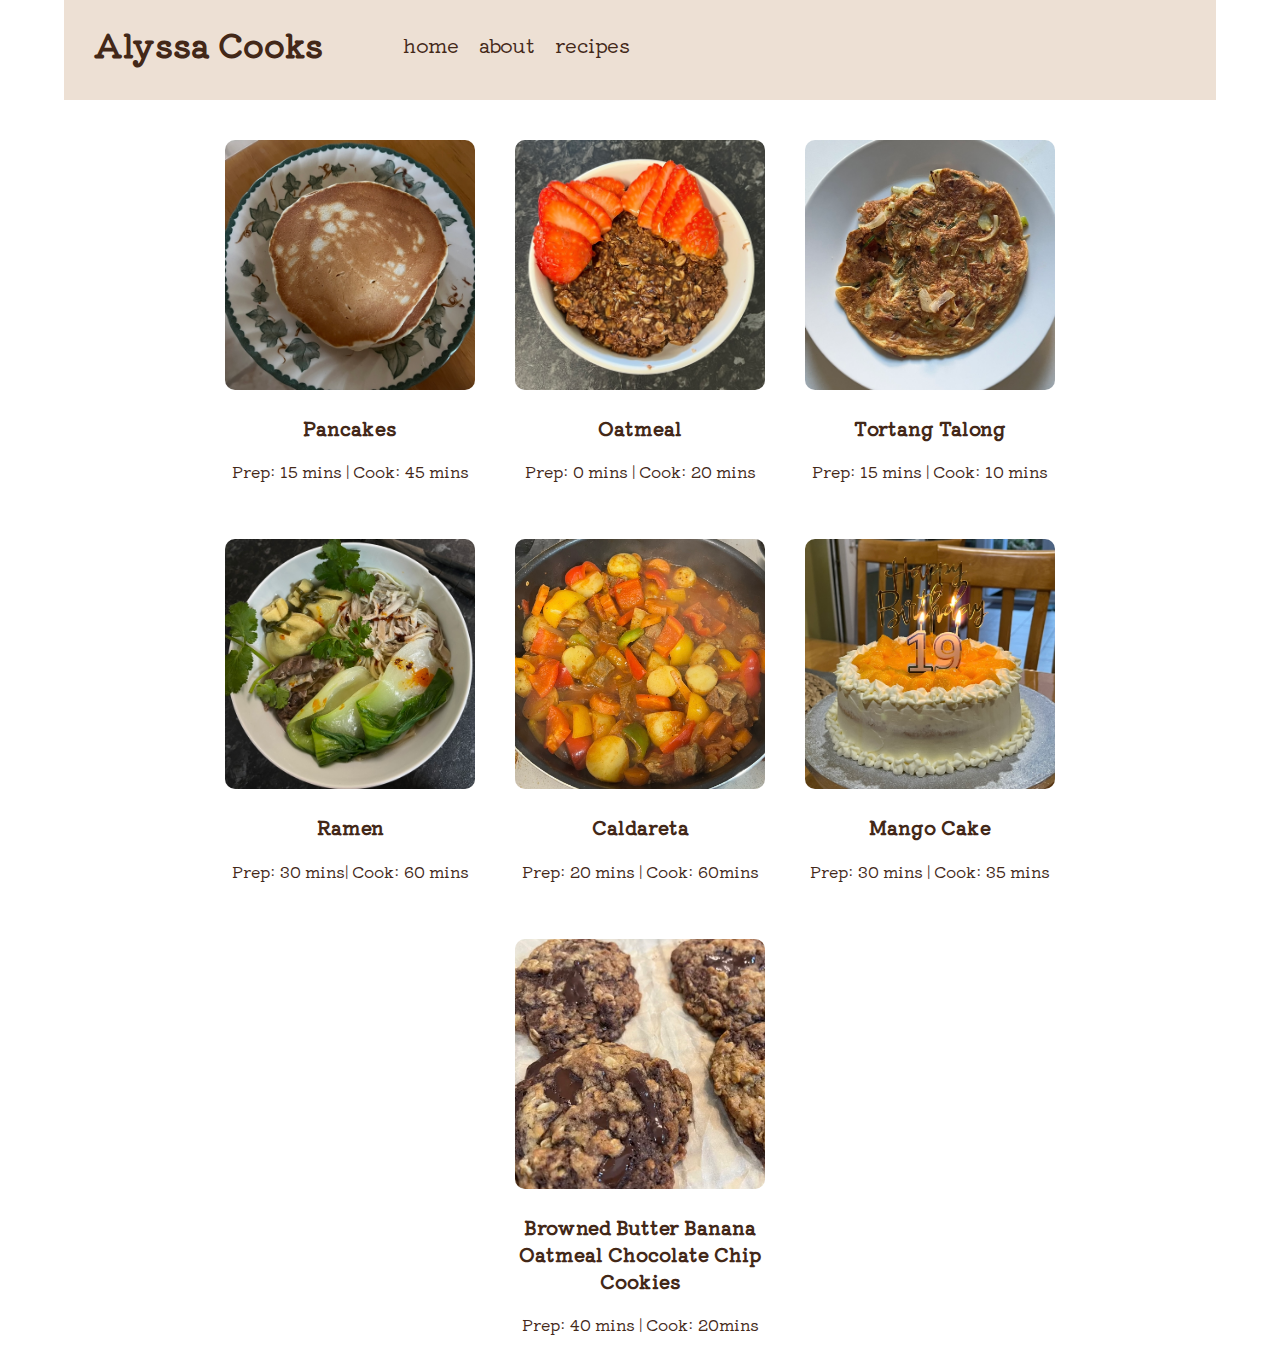
<file: index.html>
<!DOCTYPE html>
<html lang="en">
    <head>
        <meta charset="UTF-8"/>
        <meta name="viewport" content="width=device-width, initial-scale=1.0"/>
        <title>Alyssa's Recipes</title>
        <link rel="stylesheet" href="styles.css">

        <!-- for font -->
        <link rel="preconnect" href="https://fonts.googleapis.com">
        <link rel="preconnect" href="https://fonts.gstatic.com" crossorigin>
        <link href="https://fonts.googleapis.com/css2?family=Kiwi+Maru&display=swap" rel="stylesheet">
    </head>
    <body>
        <header>
            <div class="logo">
                <a href="index.html">
                    <h1>Alyssa Cooks</h1>
                </a>
            </div>
            <nav class="nav-container">
                <ul class="nav-links">
                    <li><a href="index.html" class="nav-link">home</a></li>
                    <li><a href="#" class="nav-link">about</a></li>
                    <li><a href="#" class="nav-link">recipes</a></li>
                    <!-- <li><a href="#" class="nav-link">contact</a></li> -->
                </ul>
            </nav>
        </header>

        <main>
            <section class="recipes-list">
                <div class="recipe">
                    <a href="#">
                        <img src="./assets/pancake.jpg" alt="A stack of pancakes on a plate."/>
                        <h3>Pancakes</h3>
                        <p>Prep: 15 mins | Cook: 45 mins </p>
                    </a>
                </div>
                <div class="recipe">
                    <a href="#">
                        <img src="./assets/oatmeal.jpg" alt="A bowl of chocolate oatmeal topped with a crown of sliced strawberries."/>
                        <h3>Oatmeal</h3>
                        <p>Prep: 0 mins | Cook: 20 mins </p>
                    </a>
                </div>
                <div class="recipe">
                    <a href="#">
                        <img src="./assets/tortang_talong.jpg" alt="A Filipino aubergine omelette on a white plate."/>
                        <h3>Tortang Talong</h3>
                        <p>Prep: 15 mins | Cook: 10 mins </p>
                    </a>
                </div>
                <div class="recipe">
                    <a href="#">
                        <img src="./assets/ramen.jpg" alt="A bowl of ramen with lots of colourful toppings."/>
                        <h3>Ramen</h3>
                        <p>Prep: 30 mins| Cook: 60 mins </p>
                    </a>
                </div>
                <div class="recipe">
                    <a href="#">
                        <img src="./assets/caldareta.jpg" alt="A colourful Filipino beef stew with potatoes, carrots, and red and green peppers."/>
                        <h3>Caldareta</h3>
                        <p>Prep: 20 mins | Cook: 60mins </p>
                    </a>
                </div>
                <div class="recipe">
                    <a href="#">
                        <img src="./assets/mango_cake.jpg" alt="A white cake topped with mango purée, a gold sign saying happy birthday, and lit candles spelling 19."/>
                        <h3>Mango Cake</h3>
                        <p>Prep: 30 mins | Cook: 35 mins </p>
                    </a>
                </div>
                <div class="recipe">
                    <a href="#">
                        <img src="./assets/bco_cookies_1.jpg" alt="Four banana oatmeal chocolate chip cookies on a tray."/>
                        <h3>Browned Butter Banana Oatmeal Chocolate Chip Cookies</h3>
                        <p>Prep: 40 mins | Cook: 20mins </p>
                    </a>
                </div>
            </section>
        </main>

        <script src="script.js"></script>
    </body>
</html>
</file>
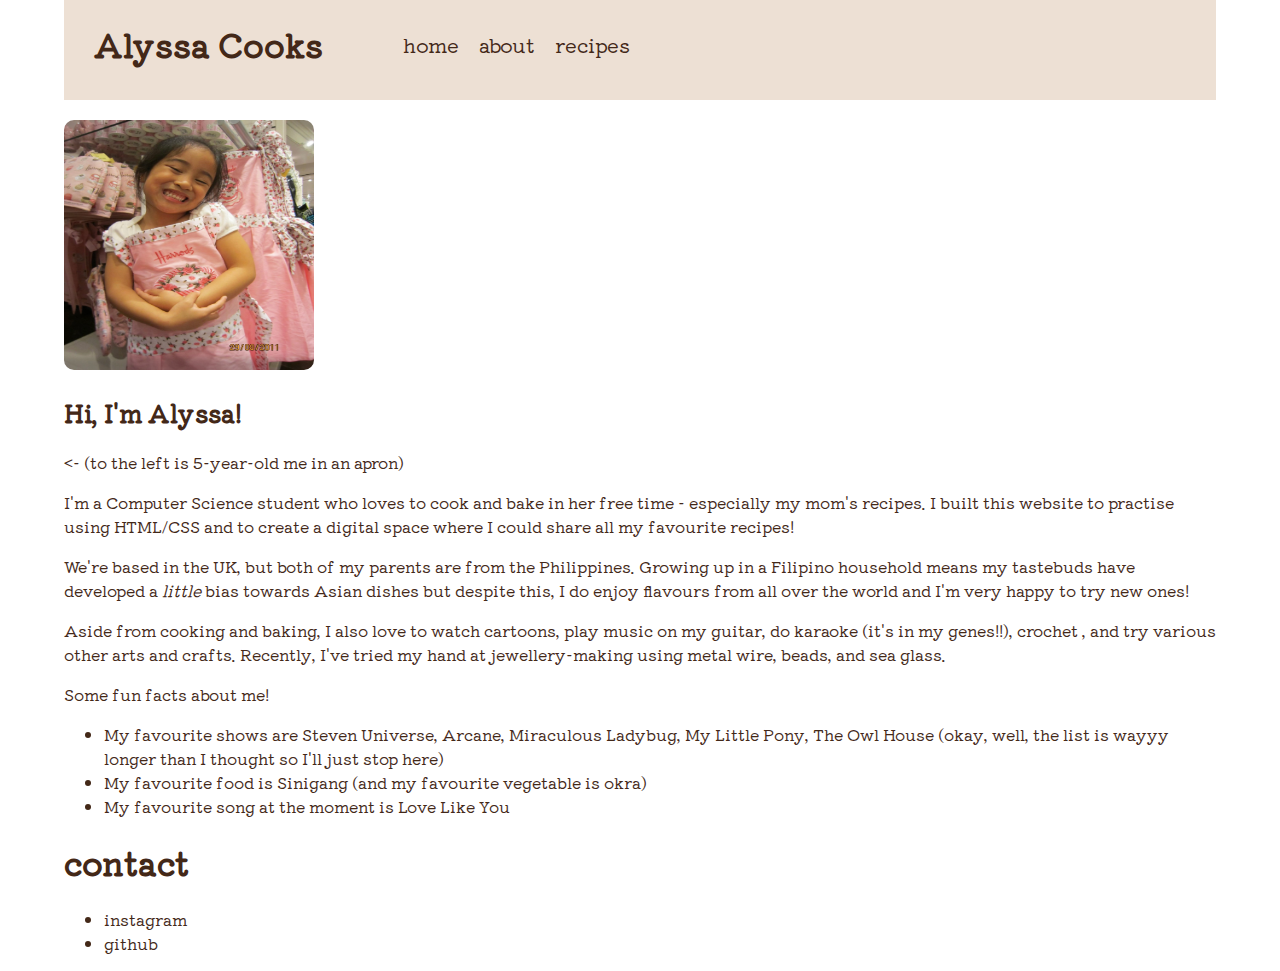
<file: about.html>
<!DOCTYPE html>
<html lang="en">
    <head>
        <meta charset="UTF-8"/>
        <meta name="viewport" content="width=device-width, initial-scale=1.0"/>
        <title>Alyssa's Recipes</title>
        <link rel="stylesheet" href="styles.css">

        <!-- for font -->
        <link rel="preconnect" href="https://fonts.googleapis.com">
        <link rel="preconnect" href="https://fonts.gstatic.com" crossorigin>
        <link href="https://fonts.googleapis.com/css2?family=Kiwi+Maru&display=swap" rel="stylesheet">
    </head>
    <body>
        <header>
            <div class="logo">
                <a href="index.html">
                    <h1>Alyssa Cooks</h1>
                </a>
            </div>
            <nav class="nav-container">
                <ul class="nav-links">
                    <li><a href="index.html" class="nav-link">home</a></li>
                    <li><a href="about.html" class="nav-link">about</a></li>
                    <li><a href="index.html" class="nav-link">recipes</a></li>
                </ul>
            </nav>
        </header>

        <main>
            <article class="about-page">
                <div class="intro">
                    <img 
                        class="about-img" 
                        src="./assets/lil_alyssa.jpg" 
                        alt="The author when she was little, wearing a pink floral apron and a wide toothy grin!"
                    />
                    <div>
                        <h2 class="name">Hi, I'm Alyssa!</h2>
                        <p> <- (to the left is 5-year-old me in an apron) </p>
                    </div>
                </div>
                <p> I'm a Computer Science student who loves to cook and bake in her free time - especially my mom's recipes.
                    I built this website to practise using HTML/CSS and to create a digital space where I could share all my favourite recipes!
                </p>
                <p> We're based in the UK, but both of my parents are from the Philippines. 
                    Growing up in a Filipino household means my tastebuds have developed a <i>little</i> bias towards Asian dishes but
                    despite this, I do enjoy flavours from all over the world and I'm very happy to try new ones!
                </p>
                <p> Aside from cooking and baking, I also love to watch cartoons, play music on my guitar, do karaoke (it's in my genes!!), crochet
                    , and try various other arts and crafts. Recently, I've tried my hand at jewellery-making using metal wire, beads, and sea glass.
                </p>
                <p> Some fun facts about me!</p>
                <ul> 
                    <li>My favourite shows are Steven Universe, Arcane, Miraculous Ladybug, My Little Pony, The Owl House (okay, well, the list is wayyy longer than I thought so I'll just stop here)</li>
                    <li>My favourite food is Sinigang (and my favourite vegetable is okra)</li>
                    <li>My favourite song at the moment is Love Like You</li>
                </ul>
            </article>
        </main>

        <footer>
            <div class="contact">
                <h1>contact</h1>
            </div>
            <ul class="contact-links">
                <li><a href="https://www.instagram.com/alybug25_/" class="contact-link">instagram</a></li>
                <li><a href="https://github.com/alybug25" class="contact-link">github</a></li>
            </ul>
        </footer>
    </body>
</html>
</file>
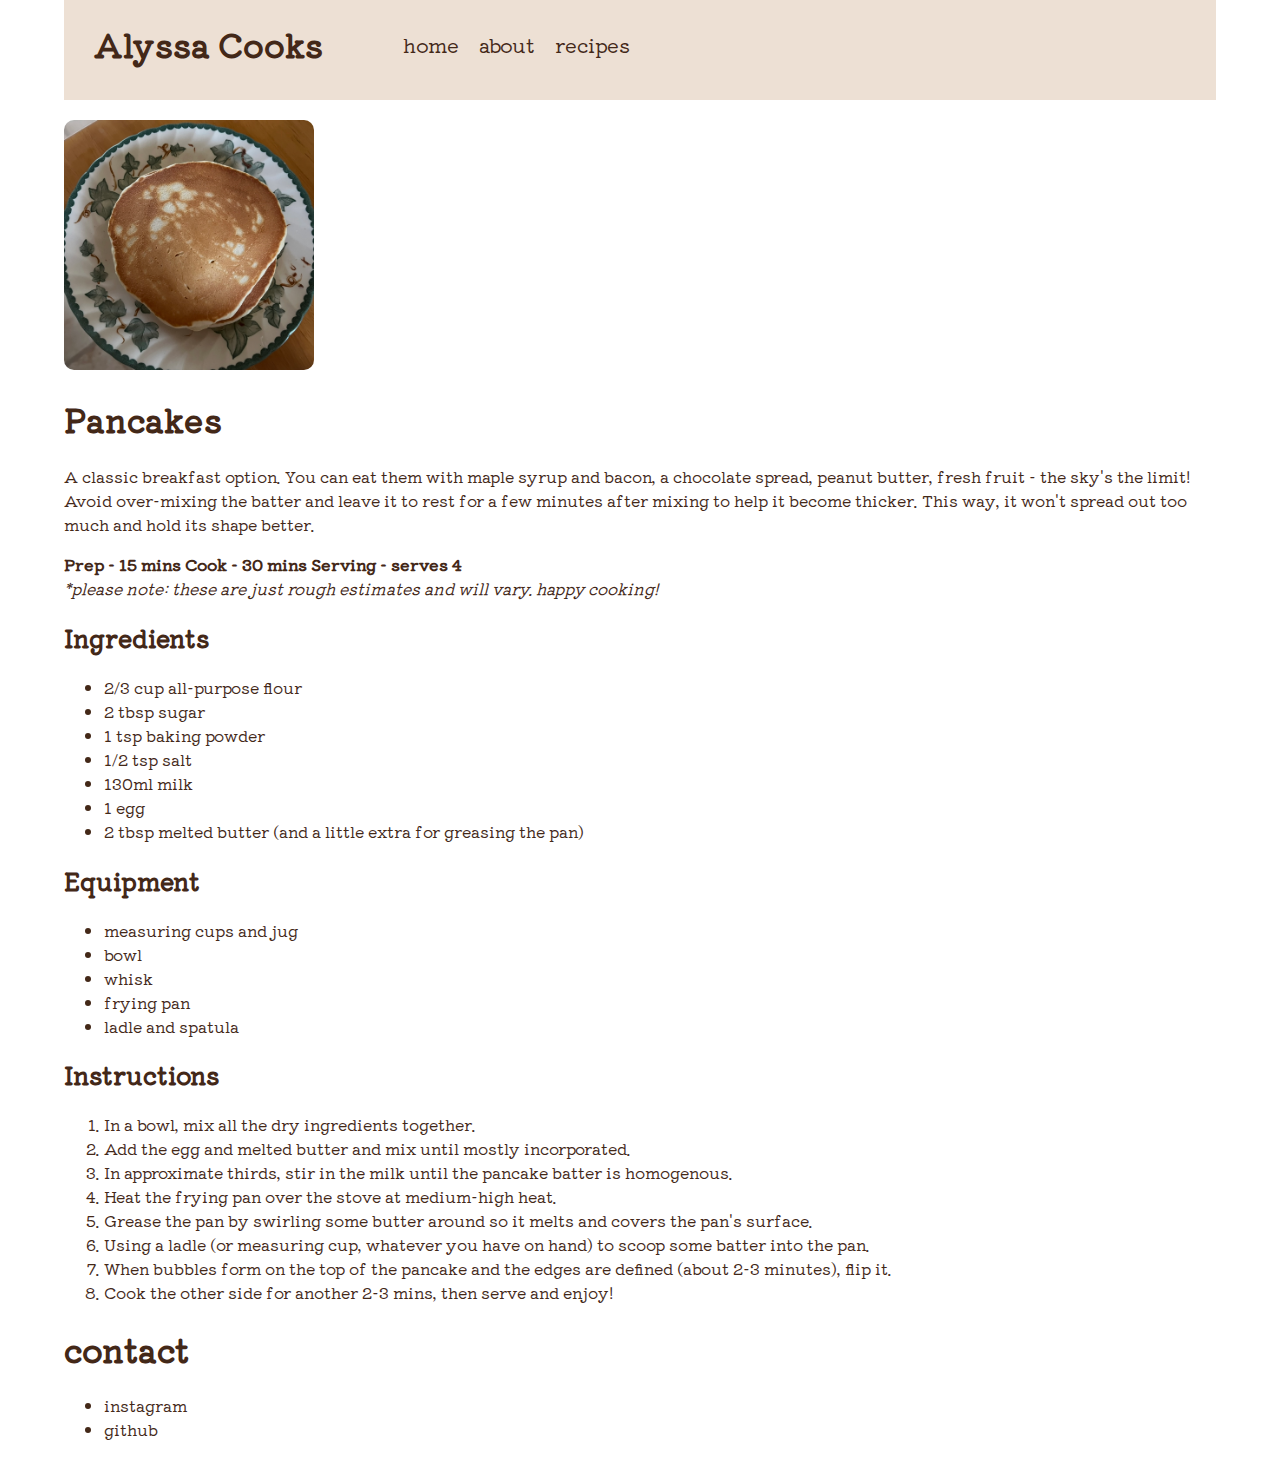
<file: single-recipe.html>
<!DOCTYPE html>
<html lang="en">
    <head>
        <meta charset="UTF-8"/>
        <meta name="viewport" content="width=device-width, initial-scale=1.0"/>
        <title>Alyssa's Recipes</title>
        <link rel="stylesheet" href="styles.css">

        <!-- for font -->
        <link rel="preconnect" href="https://fonts.googleapis.com">
        <link rel="preconnect" href="https://fonts.gstatic.com" crossorigin>
        <link href="https://fonts.googleapis.com/css2?family=Kiwi+Maru&display=swap" rel="stylesheet">
    </head>
    <body>
        <header>
            <div class="logo">
                <a href="index.html">
                    <h1>Alyssa Cooks</h1>
                </a>
            </div>
            <nav class="nav-container">
                <ul class="nav-links">
                    <li><a href="index.html" class="nav-link">home</a></li>
                    <li><a href="about.html" class="nav-link">about</a></li>
                    <li><a href="index.html" class="nav-link">recipes</a></li>
                </ul>
            </nav>
        </header>

        <main>
            <section class="recipe-hero">
                <img 
                    src="./assets/pancake.jpg" 
                    alt="A stack of pancakes on a plate."
                    class="recipe-img"
                />
                <div class="recipe-hero-text">
                    <h1 class="dish-name">Pancakes</h1>
                    <p> A classic breakfast option. You can eat them with maple syrup and bacon, a chocolate spread, peanut butter, fresh fruit - the sky's the limit!
                        Avoid over-mixing the batter and leave it to rest for a few minutes after mixing to help it become thicker. This way, it won't spread out too much and hold its shape better.
                    </p>
                    <div class="recipe-infos">
                        <b class="recipe-info">Prep - 15 mins</b>
                        <b class="recipe-info">Cook - 30 mins</b>
                        <b class="recipe-info">Serving - serves 4</b>
                    </div>
                    <i>*please note: these are just rough estimates and will vary. happy cooking! </i>
                </div>
            </section>
            <article class="recipe-content">
                <section class="recipe-prep">
                    <section class="ingredients">
                        <h2>Ingredients</h2>
                        <ul>
                            <li>2/3 cup all-purpose flour</li>
                            <li>2 tbsp sugar</li>
                            <li>1 tsp baking powder</li>
                            <li>1/2 tsp salt</li>
                            <li>130ml milk</li>
                            <li>1 egg</li>
                            <li>2 tbsp melted butter (and a little extra for greasing the pan)</li>
                        </ul>
                    </section>
                    <section class="equipment">
                        <h2>Equipment</h2>
                        <ul>
                            <li>measuring cups and jug</li>
                            <li>bowl</li>
                            <li>whisk</li>
                            <li>frying pan</li>
                            <li>ladle and spatula</li>
                        </ul>
                    </section>
                </section>
                <section class="instructions">
                        <h2>Instructions</h2>
                        <ol>
                            <li>In a bowl, mix all the dry ingredients together.</li>
                            <li>Add the egg and melted butter and mix until mostly incorporated.</li>
                            <li>In approximate thirds, stir in the milk until the pancake batter is homogenous.</li>
                            <li>Heat the frying pan over the stove at medium-high heat.</li>
                            <li>Grease the pan by swirling some butter around so it melts and covers the pan's surface.</li>
                            <li>Using a ladle (or measuring cup, whatever you have on hand) to scoop some batter into the pan.</li>
                            <li>When bubbles form on the top of the pancake and the edges are defined (about 2-3 minutes), flip it.</li>
                            <li>Cook the other side for another 2-3 mins, then serve and enjoy!</li>
                        </ol>
                    </sections>
            </article>
        </main>

        <footer>
            <div class="contact">
                <h1>contact</h1>
            </div>
            <ul class="contact-links">
                <li><a href="https://www.instagram.com/alybug25_/" class="contact-link">instagram</a></li>
                <li><a href="https://github.com/alybug25" class="contact-link">github</a></li>
            </ul>
        </footer>
    </body>
</html>
</file>
<file: styles.css>
/* #432818, #ede0d4 */

body {
    font-family: "Kiwi Maru", serif;
    font-weight: 400;
    font-style: normal;
    color: #432818;
    margin: 0 auto;
    width: 90vw;

}

header {
    background-color: #ede0d4;
    height: 100px;
    display: flex;
    flex-direction: row;
    margin-bottom: 20px;
}

.logo {
    margin: 0 70px 0 30px;
    text-align: left;
}

.nav-container {
    height: 100px;
}

.nav-links {
    margin-top: 30px;
    padding: 0;
    list-style-type: none;
    display: flex;
    flex-direction: row;
    justify-content: center;
    align-items: center;
}

.nav-link {
    margin: 10px 10px;
    font-size: 1.25rem;
}

.recipes-list {
    width: 90vw;
    display: flex;
    flex-direction: row;
    justify-content: center;
    flex-wrap: wrap;
}

.recipe {
    margin: 20px 20px;
    width: 250px;
    text-align: center;
}

a {
    text-decoration: none;
    color: #432818;
}

img {
    width: 250px;
    height: 250px;
    border-radius: 10px;
}

/* @media only screen and (max-width: 730px){
    .recipes-list {
        flex-wrap: wrap;
    }
} */
</file>
